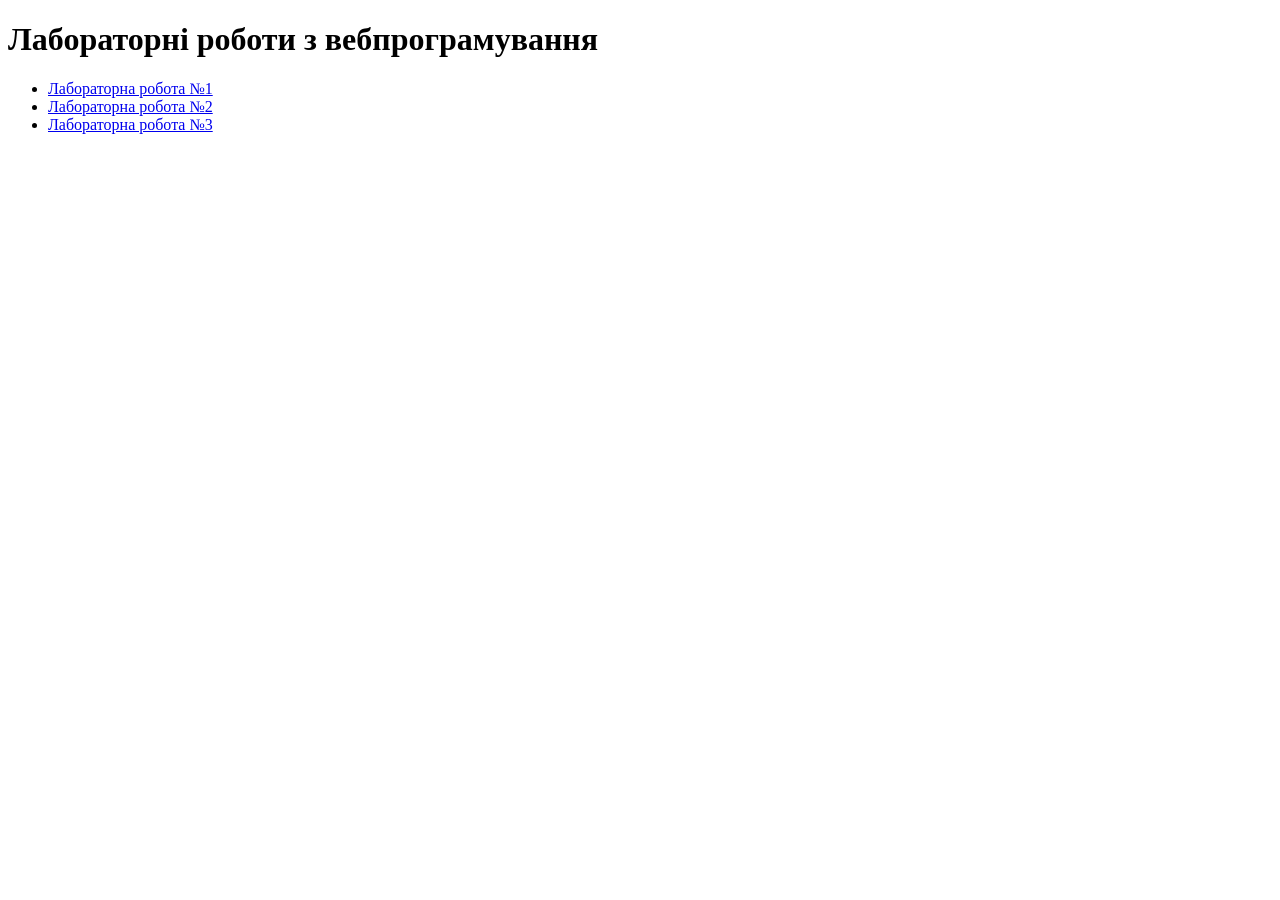
<file: index.html>
<!DOCTYPE html>
<html lang="uk">
<head>
    <meta charset="UTF-8">
    <title>Мої лабораторні роботи</title>
</head>
<body>
    <h1>Лабораторні роботи з вебпрограмування</h1>
    <ul>
        <li><a href="1_laba/index.html">Лабораторна робота №1</a></li>
        <li><a href="2_laba/index.html">Лабораторна робота №2</a></li>
        <li><a href="3_laba/index.html">Лабораторна робота №3</a></li>
    </ul>
</body>
</html>
</file>
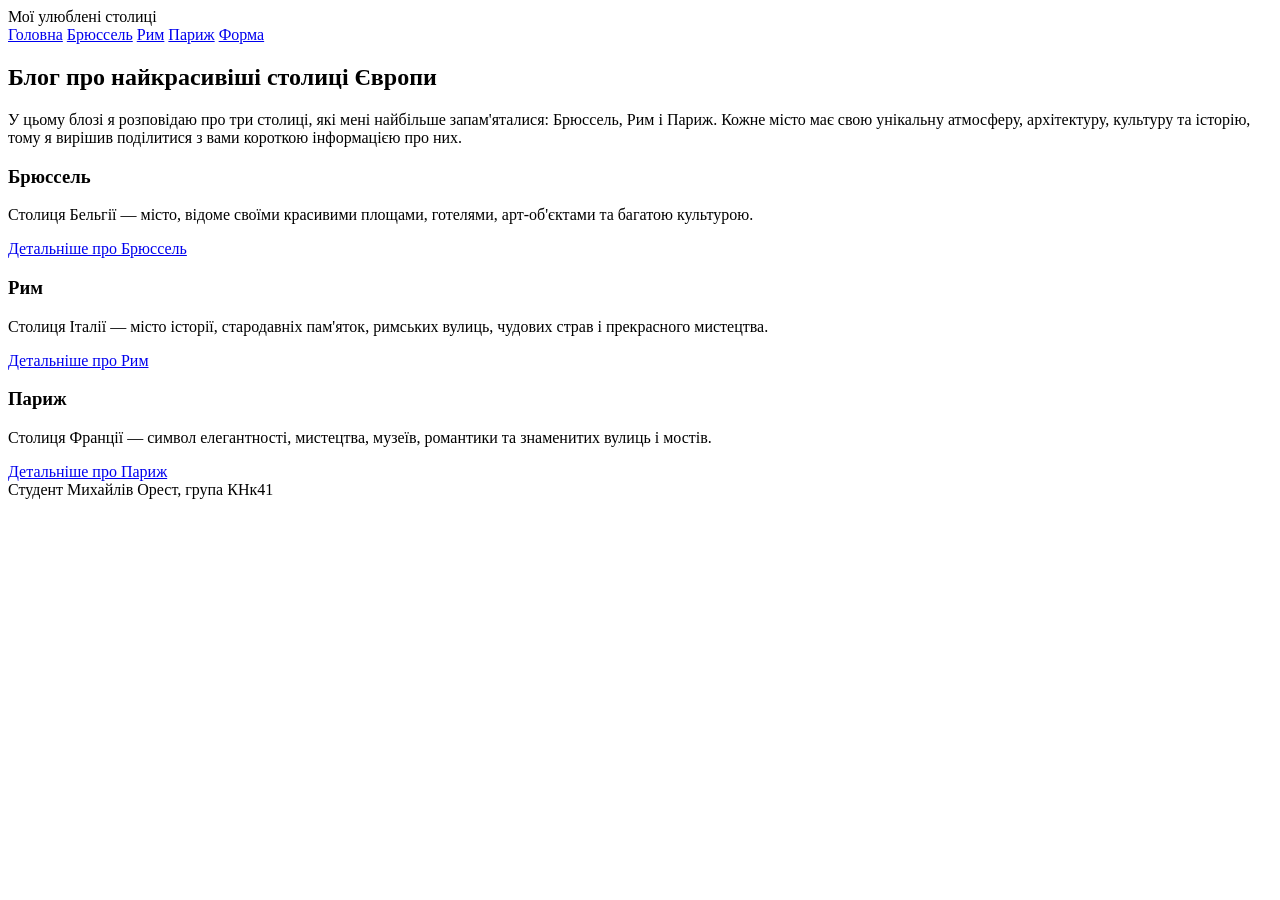
<file: 1_laba/index.html>
<!DOCTYPE html>
<html lang="uk">
  <head>
    <meta charset="UTF-8" />
    <meta name="viewport" content="width=device-width, initial-scale=1.0" />
    <title>Мої улюблені столиці Європи</title>
  </head>
  <body>
    <header>
      <nav>
        <div class="brand">Мої улюблені столиці</div>
        <div class="menu">
          <a href="index.html">Головна</a>
          <a href="city-1.html">Брюссель</a>
          <a href="city-2.html">Рим</a>
          <a href="city-3.html">Париж</a>
          <a href="form.html">Форма</a>
        </div>
      </nav>
    </header>

    <main>
      <section class="intro">
        <h2>Блог про найкрасивіші столиці Європи</h2>
        <p>
          У цьому блозі я розповідаю про три столиці, які мені найбільше запам'яталися:
          Брюссель, Рим і Париж. Кожне місто має свою унікальну атмосферу, архітектуру,
          культуру та історію, тому я вирішив поділитися з вами короткою інформацією про них.
        </p>
      </section>

      <section class="cities">
        <article class="city-card">
          <h3>Брюссель</h3>
          <p>Столиця Бельгії — місто, відоме своїми красивими площами, готелями, арт-об'єктами та багатою культурою.</p>
          <a href="city-1.html">Детальніше про Брюссель</a>
        </article>

        <article class="city-card">
          <h3>Рим</h3>
          <p>Столиця Італії — місто історії, стародавніх пам'яток, римських вулиць, чудових страв і прекрасного мистецтва.</p>
          <a href="city-2.html">Детальніше про Рим</a>
        </article>

        <article class="city-card">
          <h3>Париж</h3>
          <p>Столиця Франції — символ елегантності, мистецтва, музеїв, романтики та знаменитих вулиць і мостів.</p>
          <a href="city-3.html">Детальніше про Париж</a>
        </article>
      </section>
    </main>

    <footer>
      Студент Михайлів Орест, група КНк41
    </footer>
  </body>
</html>
</file>
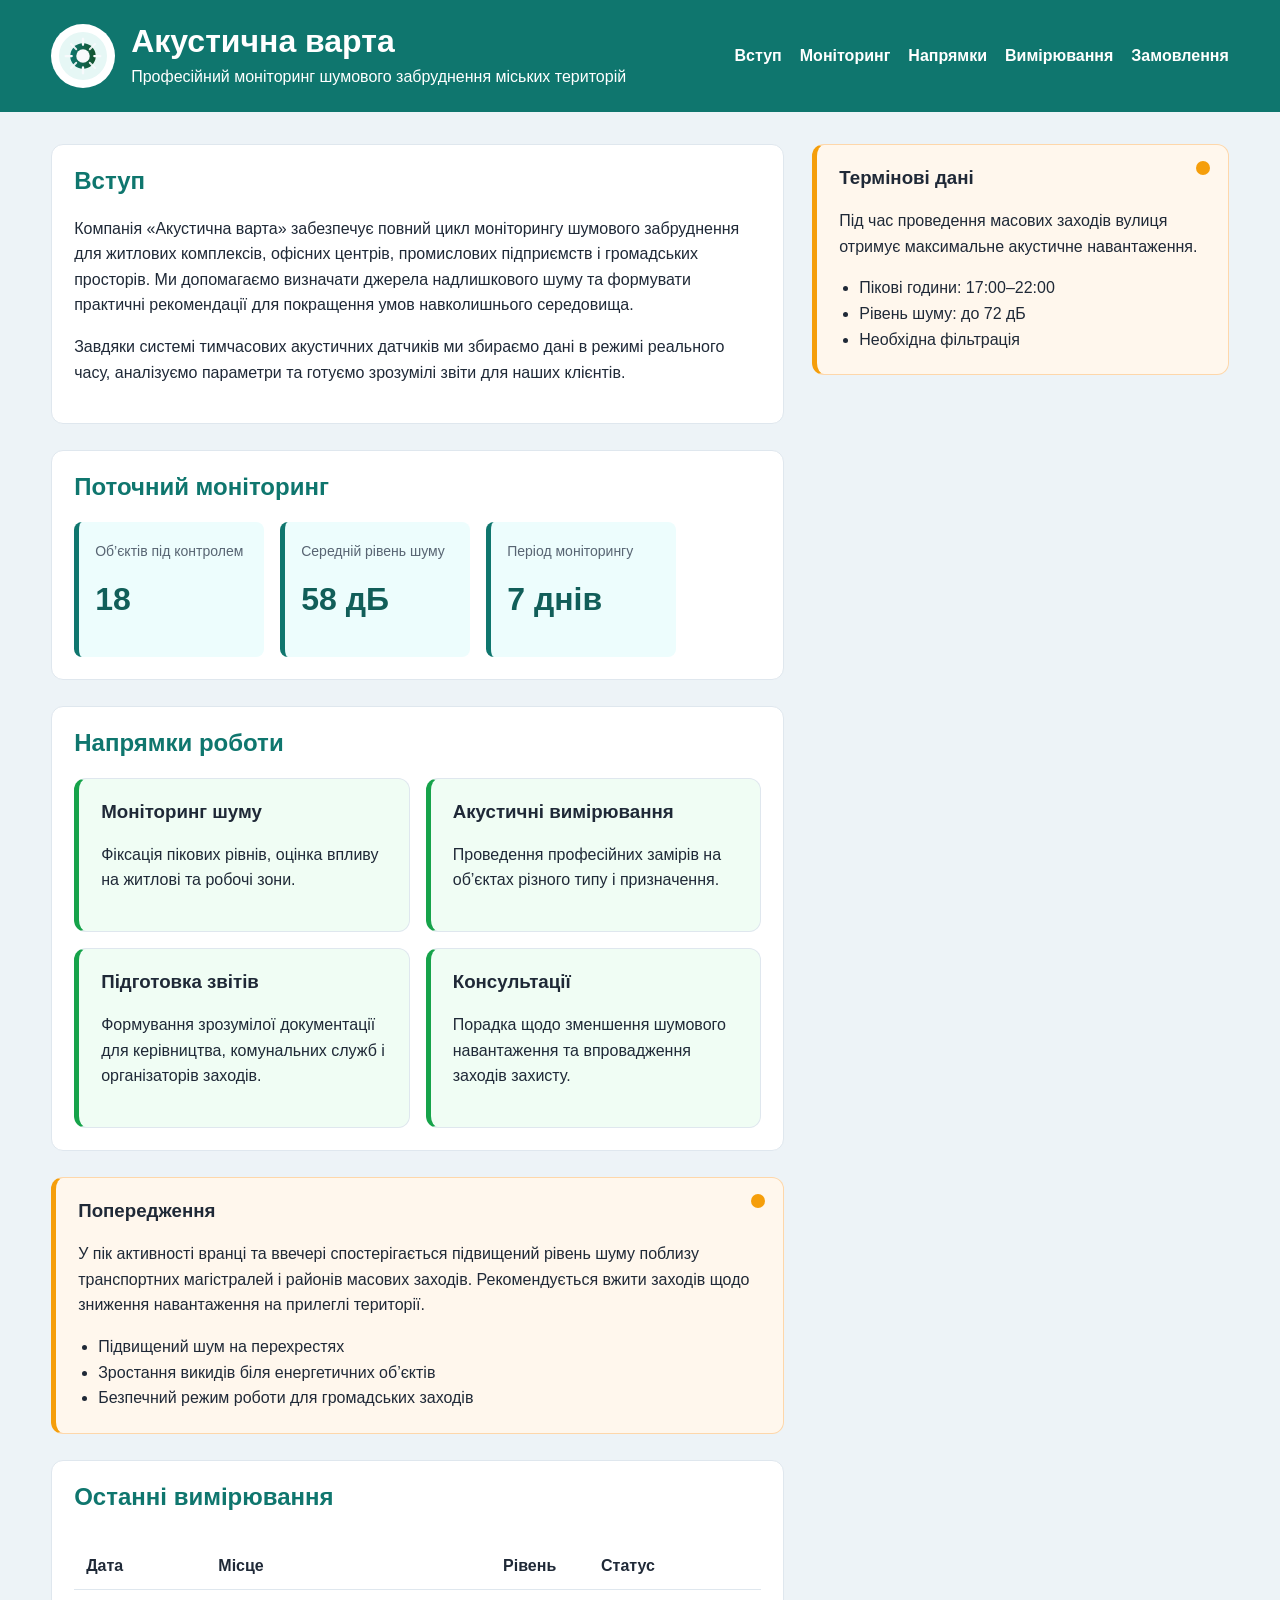
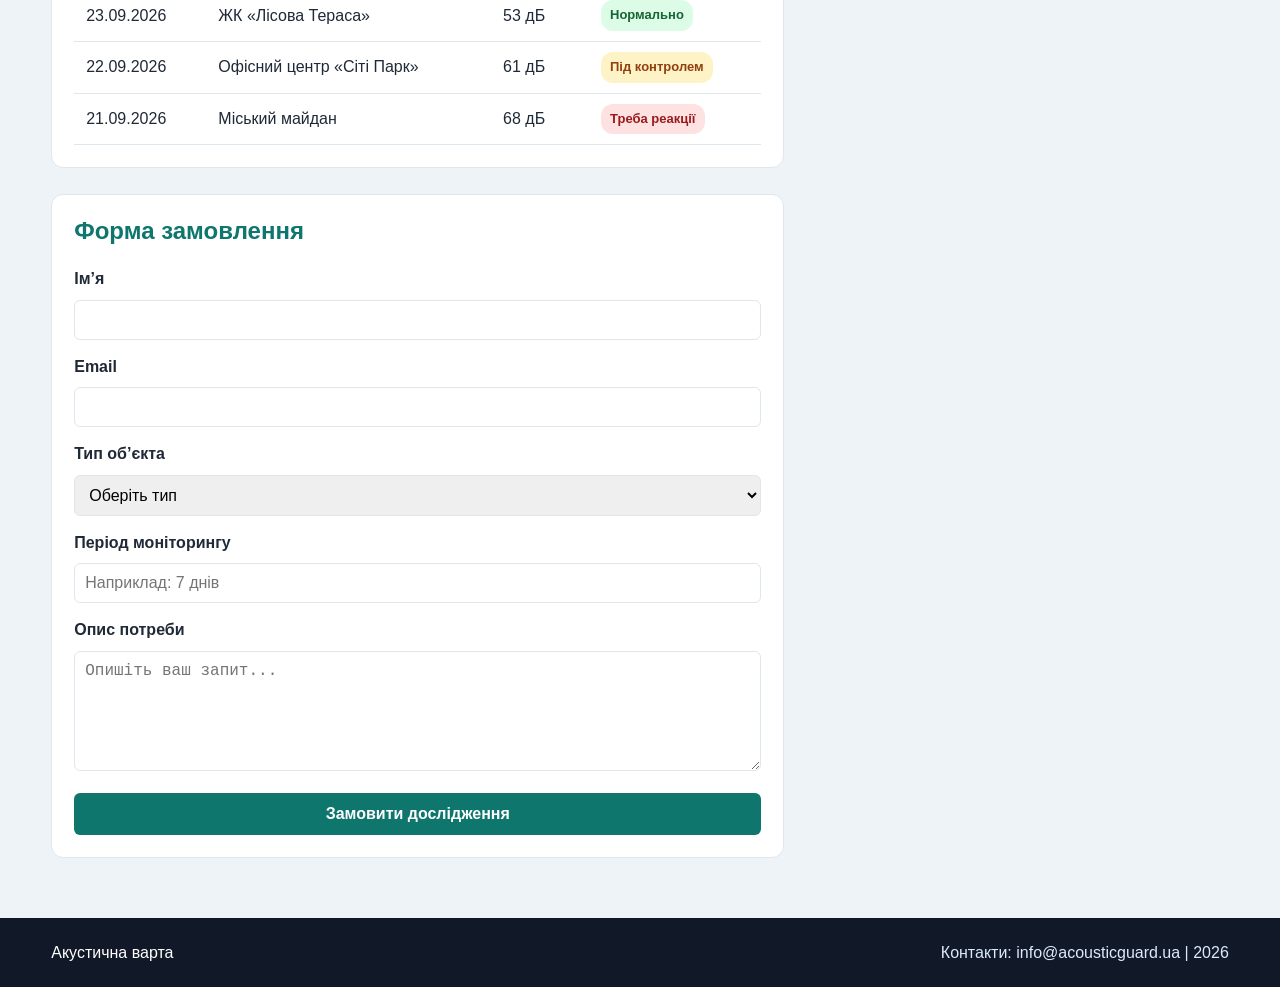
<file: 2_laba/index.html>
<!DOCTYPE html>
<html lang="uk">
  <head>
    <meta charset="UTF-8" />
    <meta name="viewport" content="width=device-width, initial-scale=1.0" />
    <title>Акустична варта</title>
    <link rel="stylesheet" href="css/style.css" />
  </head>
  <body>
    <header class="site-header">
      <div class="container header-row">
        <div class="brand">
          <img src="images/sensor.svg" alt="Іконка датчика шуму" />
          <div>
            <h1>Акустична варта</h1>
            <p class="tagline">Професійний моніторинг шумового забруднення міських територій</p>
          </div>
        </div>

        <nav aria-label="Головна навігація">
          <div class="nav-list">
            <a href="#intro">Вступ</a>
            <a href="#monitoring">Моніторинг</a>
            <a href="#directions">Напрямки</a>
            <a href="#measurements">Вимірювання</a>
            <a href="#order">Замовлення</a>
          </div>
        </nav>
      </div>
    </header>

    <main class="container page-grid">
      <div class="content">
        <section id="intro">
          <h2>Вступ</h2>
          <p class="intro-text">
            Компанія «Акустична варта» забезпечує повний цикл моніторингу шумового забруднення
            для житлових комплексів, офісних центрів, промислових підприємств і громадських
            просторів. Ми допомагаємо визначати джерела надлишкового шуму та формувати
            практичні рекомендації для покращення умов навколишнього середовища.
          </p>
          <p class="intro-text">
            Завдяки системі тимчасових акустичних датчиків ми збираємо дані в режимі реального
            часу, аналізуємо параметри та готуємо зрозумілі звіти для наших клієнтів.
          </p>
        </section>

        <section id="monitoring" title="monitoring">
          <h2>Поточний моніторинг</h2>
          <div class="monitor-grid">
            <div class="stat-card">
              <span class="stat-label">Об’єктів під контролем</span>
              <strong class="stat-value">18</strong>
            </div>
            <div class="stat-card">
              <span class="stat-label">Середній рівень шуму</span>
              <strong class="stat-value">58 дБ</strong>
            </div>
            <div class="stat-card">
              <span class="stat-label">Період моніторингу</span>
              <strong class="stat-value">7 днів</strong>
            </div>
          </div>
        </section>

        <section id="directions">
          <h2>Напрямки роботи</h2>
          <div class="direction-grid">
            <article class="direction-card">
              <h3>Моніторинг шуму</h3>
              <p>Фіксація пікових рівнів, оцінка впливу на житлові та робочі зони.</p>
            </article>
            <article class="direction-card">
              <h3>Акустичні вимірювання</h3>
              <p>Проведення професійних замірів на об’єктах різного типу і призначення.</p>
            </article>
            <article class="direction-card">
              <h3>Підготовка звітів</h3>
              <p>Формування зрозумілої документації для керівництва, комунальних служб і організаторів заходів.</p>
            </article>
            <article class="direction-card">
              <h3>Консультації</h3>
              <p>Порадка щодо зменшення шумового навантаження та впровадження заходів захисту.</p>
            </article>
          </div>
        </section>

        <aside class="warning-box" id="warning">
          <div class="warning-badge" aria-hidden="true"></div>
          <h3>Попередження</h3>
          <p>
            У пік активності вранці та ввечері спостерігається підвищений рівень шуму поблизу
            транспортних магістралей і районів масових заходів. Рекомендується вжити заходів
            щодо зниження навантаження на прилеглі території.
          </p>
          <ul class="warning-list">
            <li>Підвищений шум на перехрестях</li>
            <li>Зростання викидів біля енергетичних об’єктів</li>
            <li>Безпечний режим роботи для громадських заходів</li>
          </ul>
        </aside>

        <section id="measurements">
          <h2>Останні вимірювання</h2>
          <div class="table-wrap">
            <table class="measurements-table">
              <thead>
                <tr>
                  <th>Дата</th>
                  <th>Місце</th>
                  <th>Рівень</th>
                  <th>Статус</th>
                </tr>
              </thead>
              <tbody>
                <tr>
                  <td>23.09.2026</td>
                  <td>ЖК «Лісова Тераса»</td>
                  <td>53 дБ</td>
                  <td><span class="status-tag" data-status="normal">Нормально</span></td>
                </tr>
                <tr>
                  <td>22.09.2026</td>
                  <td>Офісний центр «Сіті Парк»</td>
                  <td>61 дБ</td>
                  <td><span class="status-tag" data-status="warning">Під контролем</span></td>
                </tr>
                <tr>
                  <td>21.09.2026</td>
                  <td>Міський майдан</td>
                  <td>68 дБ</td>
                  <td><span class="status-tag" data-status="alert">Треба реакції</span></td>
                </tr>
              </tbody>
            </table>
          </div>
        </section>

        <section id="order">
          <h2>Форма замовлення</h2>
          <form class="order-form">
            <div>
              <label for="name">Ім’я</label>
              <input type="text" id="name" name="name" required />
            </div>

            <div>
              <label for="email">Email</label>
              <input type="email" id="email" name="email" required />
            </div>

            <div>
              <label for="object-type">Тип об’єкта</label>
              <select id="object-type" name="object-type" required>
                <option value="">Оберіть тип</option>
                <option value="apartment">Житловий комплекс</option>
                <option value="office">Офісний центр</option>
                <option value="enterprise">Підприємство</option>
                <option value="event">Міський захід</option>
              </select>
            </div>

            <div>
              <label for="period">Період моніторингу</label>
              <input type="text" id="period" name="period" placeholder="Наприклад: 7 днів" />
            </div>

            <div>
              <label for="description">Опис потреби</label>
              <textarea id="description" name="description" placeholder="Опишіть ваш запит..."></textarea>
            </div>

            <button type="submit">Замовити дослідження</button>
          </form>
        </section>
      </div>

      <aside class="warning-box">
        <div class="warning-badge" aria-hidden="true"></div>
        <h3>Термінові дані</h3>
        <p>Під час проведення масових заходів вулиця отримує максимальне акустичне навантаження.</p>
        <ul class="warning-list">
          <li>Пікові години: 17:00–22:00</li>
          <li>Рівень шуму: до 72 дБ</li>
          <li>Необхідна фільтрація</li>
        </ul>
      </aside>
    </main>

    <footer class="site-footer">
      <div class="container footer-content">
        <span>Акустична варта</span>
        <span class="footer-contact">Контакти: info@acousticguard.ua | 2026</span>
      </div>
    </footer>
  </body>
</html>
</file>
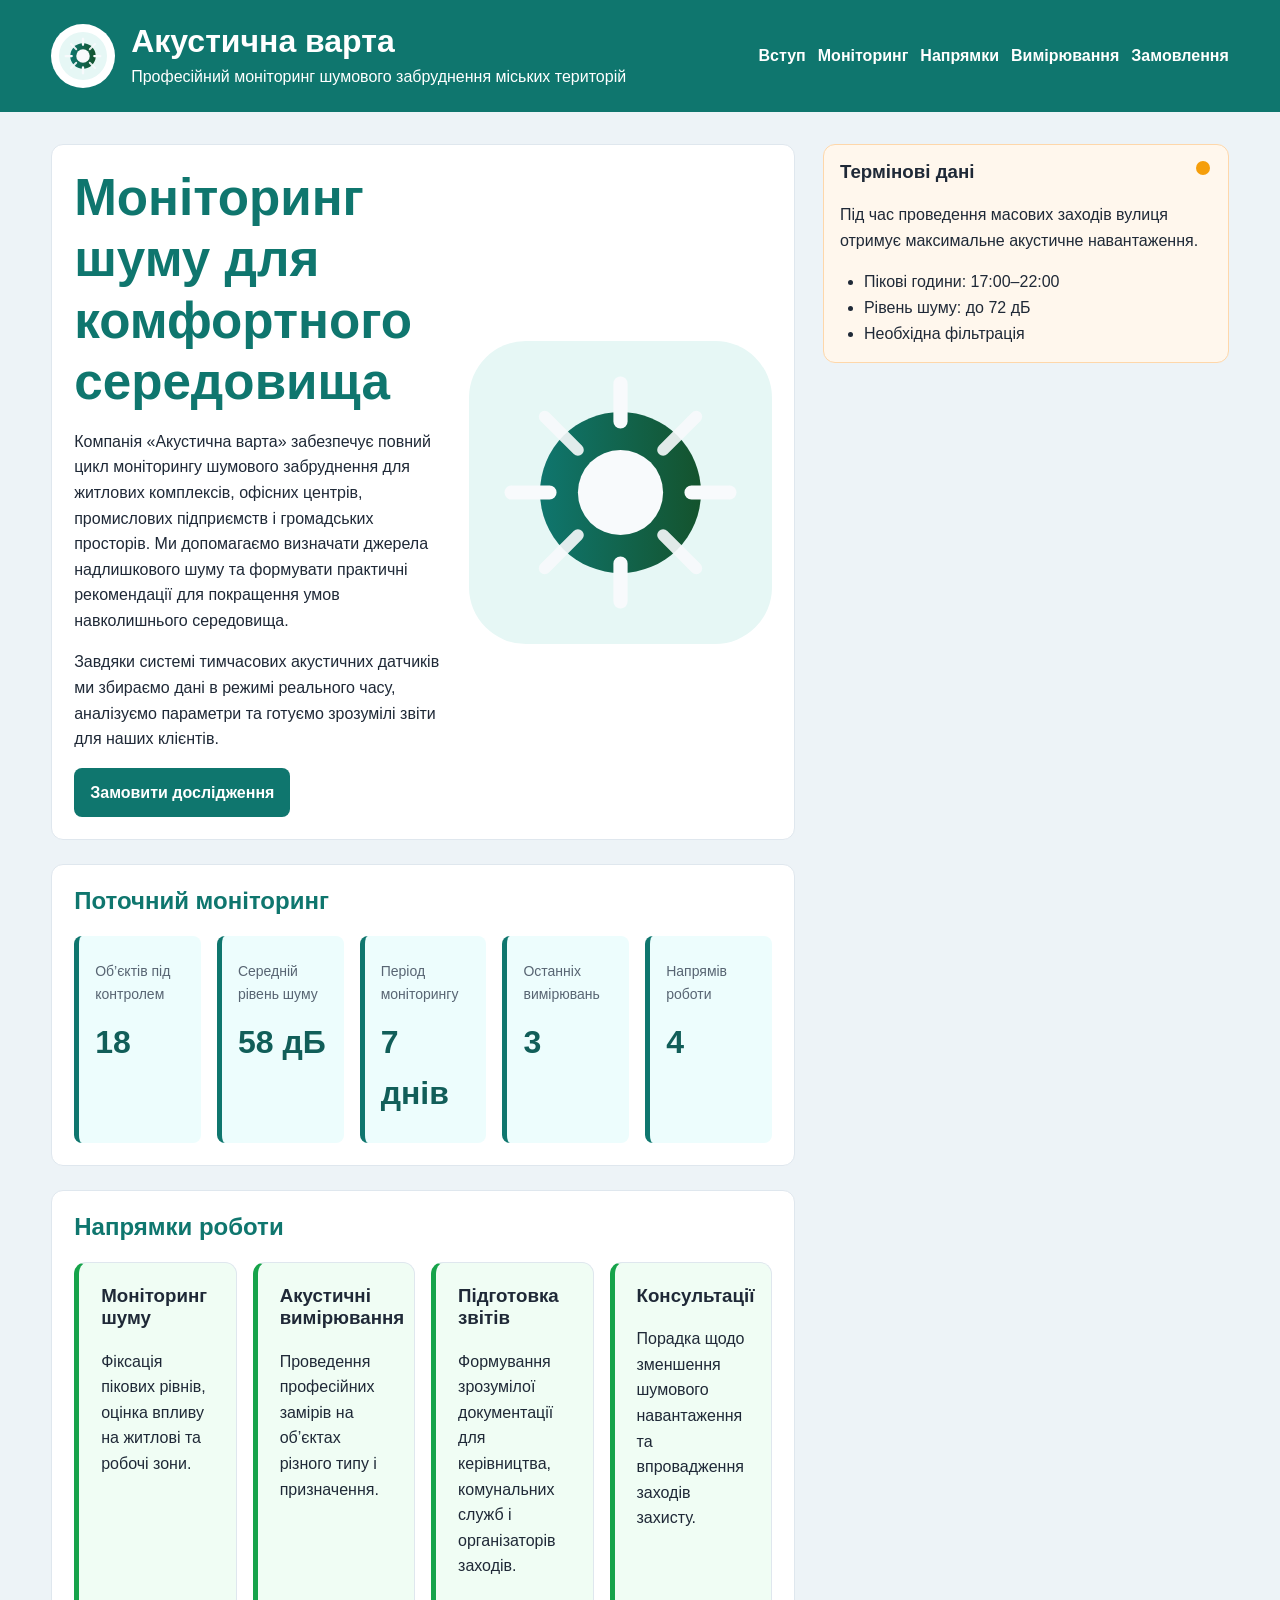
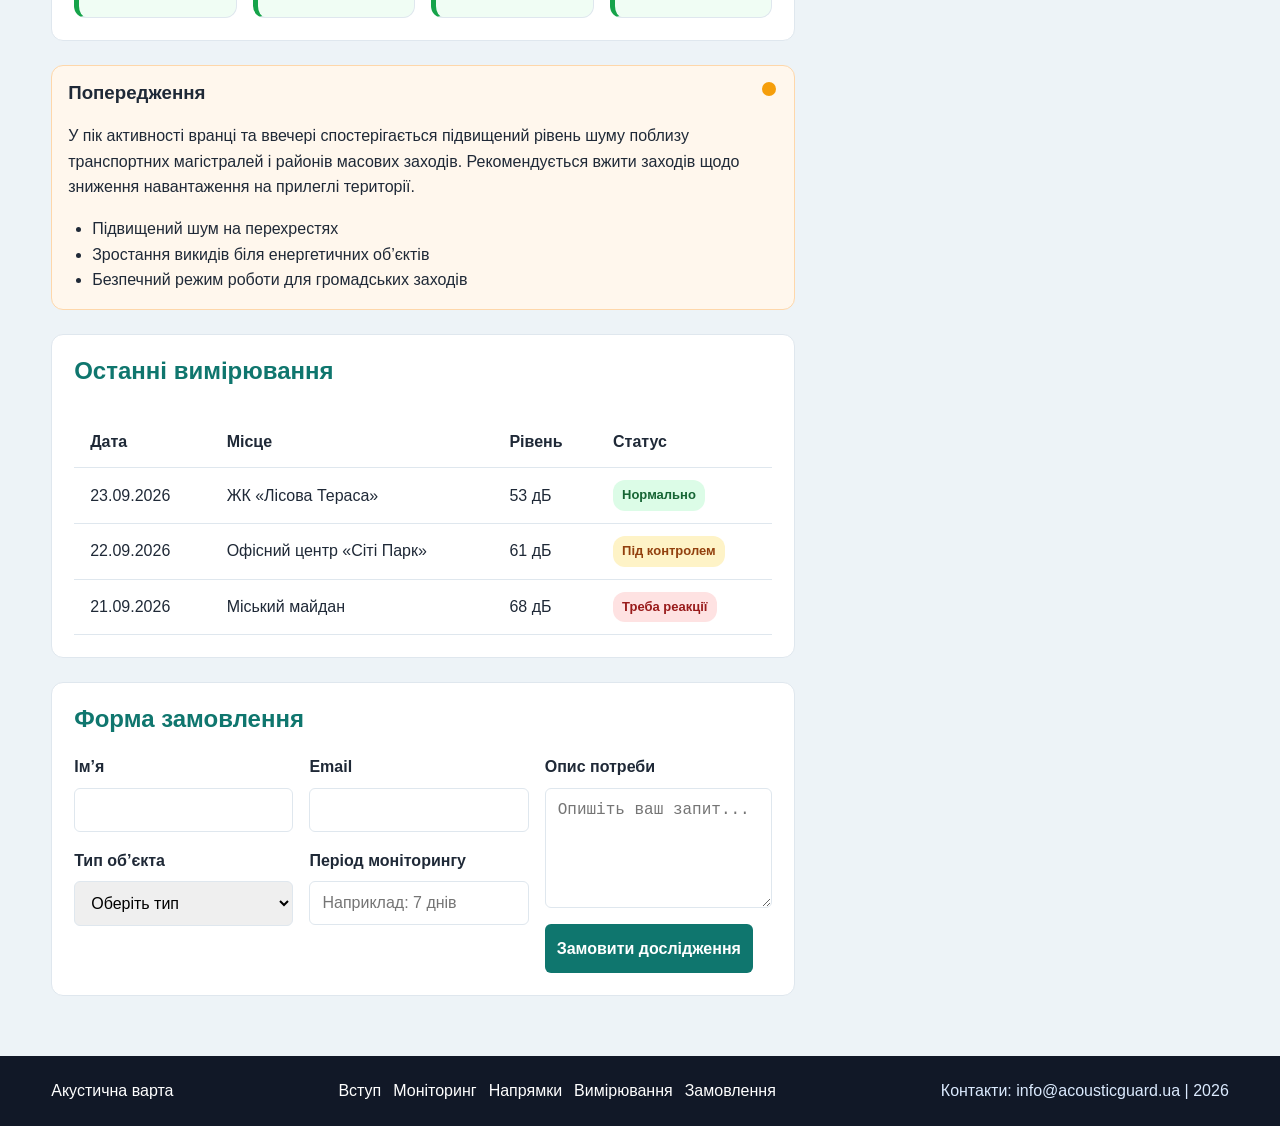
<file: 3_laba/index.html>
<!DOCTYPE html>
<html lang="uk">
  <head>
    <meta charset="UTF-8" />
    <meta name="viewport" content="width=device-width, initial-scale=1.0" />
    <title>Акустична варта</title>
    <link rel="stylesheet" href="css/main.css" />
  </head>
  <body>
    <header class="site-header">
      <div class="container header-row">
        <div class="brand">
          <img src="assets/images/sensor.svg" alt="Іконка датчика шуму" />
          <div>
            <h1>Акустична варта</h1>
            <p class="tagline">Професійний моніторинг шумового забруднення міських територій</p>
          </div>
        </div>

        <nav aria-label="Головна навігація">
          <div class="nav-list">
            <a href="#intro">Вступ</a>
            <a href="#monitoring">Моніторинг</a>
            <a href="#directions">Напрямки</a>
            <a href="#measurements">Вимірювання</a>
            <a href="#order">Замовлення</a>
          </div>
        </nav>
      </div>
    </header>

    <main class="container page-grid">
      <div class="content">
        <section id="intro" class="hero">
          <div class="hero__content">
            <h2>Моніторинг шуму для комфортного середовища</h2>
            <p class="intro-text">
              Компанія «Акустична варта» забезпечує повний цикл моніторингу шумового забруднення
              для житлових комплексів, офісних центрів, промислових підприємств і громадських
              просторів. Ми допомагаємо визначати джерела надлишкового шуму та формувати
              практичні рекомендації для покращення умов навколишнього середовища.
            </p>
            <p class="intro-text">
              Завдяки системі тимчасових акустичних датчиків ми збираємо дані в режимі реального
              часу, аналізуємо параметри та готуємо зрозумілі звіти для наших клієнтів.
            </p>
            <a class="button" href="#order">Замовити дослідження</a>
          </div>
          <div class="hero__image">
            <img src="assets/images/sensor.svg" alt="Ілюстрація акустичного сенсора" />
          </div>
        </section>

        <section id="monitoring" title="monitoring">
          <h2>Поточний моніторинг</h2>
          <div class="monitor-grid">
            <div class="stat-card">
              <span class="stat-label">Об’єктів під контролем</span>
              <strong class="stat-value">18</strong>
            </div>
            <div class="stat-card">
              <span class="stat-label">Середній рівень шуму</span>
              <strong class="stat-value">58 дБ</strong>
            </div>
            <div class="stat-card">
              <span class="stat-label">Період моніторингу</span>
              <strong class="stat-value">7 днів</strong>
            </div>
            <div class="stat-card">
              <span class="stat-label">Останніх вимірювань</span>
              <strong class="stat-value">3</strong>
            </div>
            <div class="stat-card">
              <span class="stat-label">Напрямів роботи</span>
              <strong class="stat-value">4</strong>
            </div>
          </div>
        </section>

        <section id="directions">
          <h2>Напрямки роботи</h2>
          <div class="direction-grid">
            <article class="direction-card">
              <h3>Моніторинг шуму</h3>
              <p>Фіксація пікових рівнів, оцінка впливу на житлові та робочі зони.</p>
            </article>
            <article class="direction-card">
              <h3>Акустичні вимірювання</h3>
              <p>Проведення професійних замірів на об’єктах різного типу і призначення.</p>
            </article>
            <article class="direction-card">
              <h3>Підготовка звітів</h3>
              <p>Формування зрозумілої документації для керівництва, комунальних служб і організаторів заходів.</p>
            </article>
            <article class="direction-card">
              <h3>Консультації</h3>
              <p>Порадка щодо зменшення шумового навантаження та впровадження заходів захисту.</p>
            </article>
          </div>
        </section>

        <aside class="warning-box" id="warning">
          <div class="warning-badge" aria-hidden="true"></div>
          <h3>Попередження</h3>
          <p>
            У пік активності вранці та ввечері спостерігається підвищений рівень шуму поблизу
            транспортних магістралей і районів масових заходів. Рекомендується вжити заходів
            щодо зниження навантаження на прилеглі території.
          </p>
          <ul class="warning-list">
            <li>Підвищений шум на перехрестях</li>
            <li>Зростання викидів біля енергетичних об’єктів</li>
            <li>Безпечний режим роботи для громадських заходів</li>
          </ul>
        </aside>

        <section id="measurements">
          <h2>Останні вимірювання</h2>
          <div class="table-wrap">
            <table class="measurements-table">
              <thead>
                <tr>
                  <th>Дата</th>
                  <th>Місце</th>
                  <th>Рівень</th>
                  <th>Статус</th>
                </tr>
              </thead>
              <tbody>
                <tr>
                  <td>23.09.2026</td>
                  <td>ЖК «Лісова Тераса»</td>
                  <td>53 дБ</td>
                  <td><span class="status-tag" data-status="normal">Нормально</span></td>
                </tr>
                <tr>
                  <td>22.09.2026</td>
                  <td>Офісний центр «Сіті Парк»</td>
                  <td>61 дБ</td>
                  <td><span class="status-tag" data-status="warning">Під контролем</span></td>
                </tr>
                <tr>
                  <td>21.09.2026</td>
                  <td>Міський майдан</td>
                  <td>68 дБ</td>
                  <td><span class="status-tag" data-status="alert">Треба реакції</span></td>
                </tr>
              </tbody>
            </table>
          </div>
        </section>

        <section id="order">
          <h2>Форма замовлення</h2>
          <form class="order-form">
            <div class="form__fields">
              <div>
                <label for="name">Ім’я</label>
                <input type="text" id="name" name="name" required />
              </div>

              <div>
                <label for="email">Email</label>
                <input type="email" id="email" name="email" required />
              </div>

              <div>
                <label for="object-type">Тип об’єкта</label>
                <select id="object-type" name="object-type" required>
                  <option value="">Оберіть тип</option>
                  <option value="apartment">Житловий комплекс</option>
                  <option value="office">Офісний центр</option>
                  <option value="enterprise">Підприємство</option>
                  <option value="event">Міський захід</option>
                </select>
              </div>

              <div>
                <label for="period">Період моніторингу</label>
                <input type="text" id="period" name="period" placeholder="Наприклад: 7 днів" />
              </div>
            </div>

            <div class="form__description">
              <label for="description">Опис потреби</label>
              <textarea id="description" name="description" placeholder="Опишіть ваш запит..."></textarea>
              <button type="submit">Замовити дослідження</button>
            </div>
          </form>
        </section>
      </div>

      <aside class="warning-box">
        <div class="warning-badge" aria-hidden="true"></div>
        <h3>Термінові дані</h3>
        <p>Під час проведення масових заходів вулиця отримує максимальне акустичне навантаження.</p>
        <ul class="warning-list">
          <li>Пікові години: 17:00–22:00</li>
          <li>Рівень шуму: до 72 дБ</li>
          <li>Необхідна фільтрація</li>
        </ul>
      </aside>
    </main>

    <footer class="site-footer">
      <div class="container footer-content">
        <span>Акустична варта</span>
        <nav class="footer-nav" aria-label="Навігація в нижній частині сторінки">
          <a href="#intro">Вступ</a>
          <a href="#monitoring">Моніторинг</a>
          <a href="#directions">Напрямки</a>
          <a href="#measurements">Вимірювання</a>
          <a href="#order">Замовлення</a>
        </nav>
        <span class="footer-contact">Контакти: info@acousticguard.ua | 2026</span>
      </div>
    </footer>
  </body>
</html>
</file>
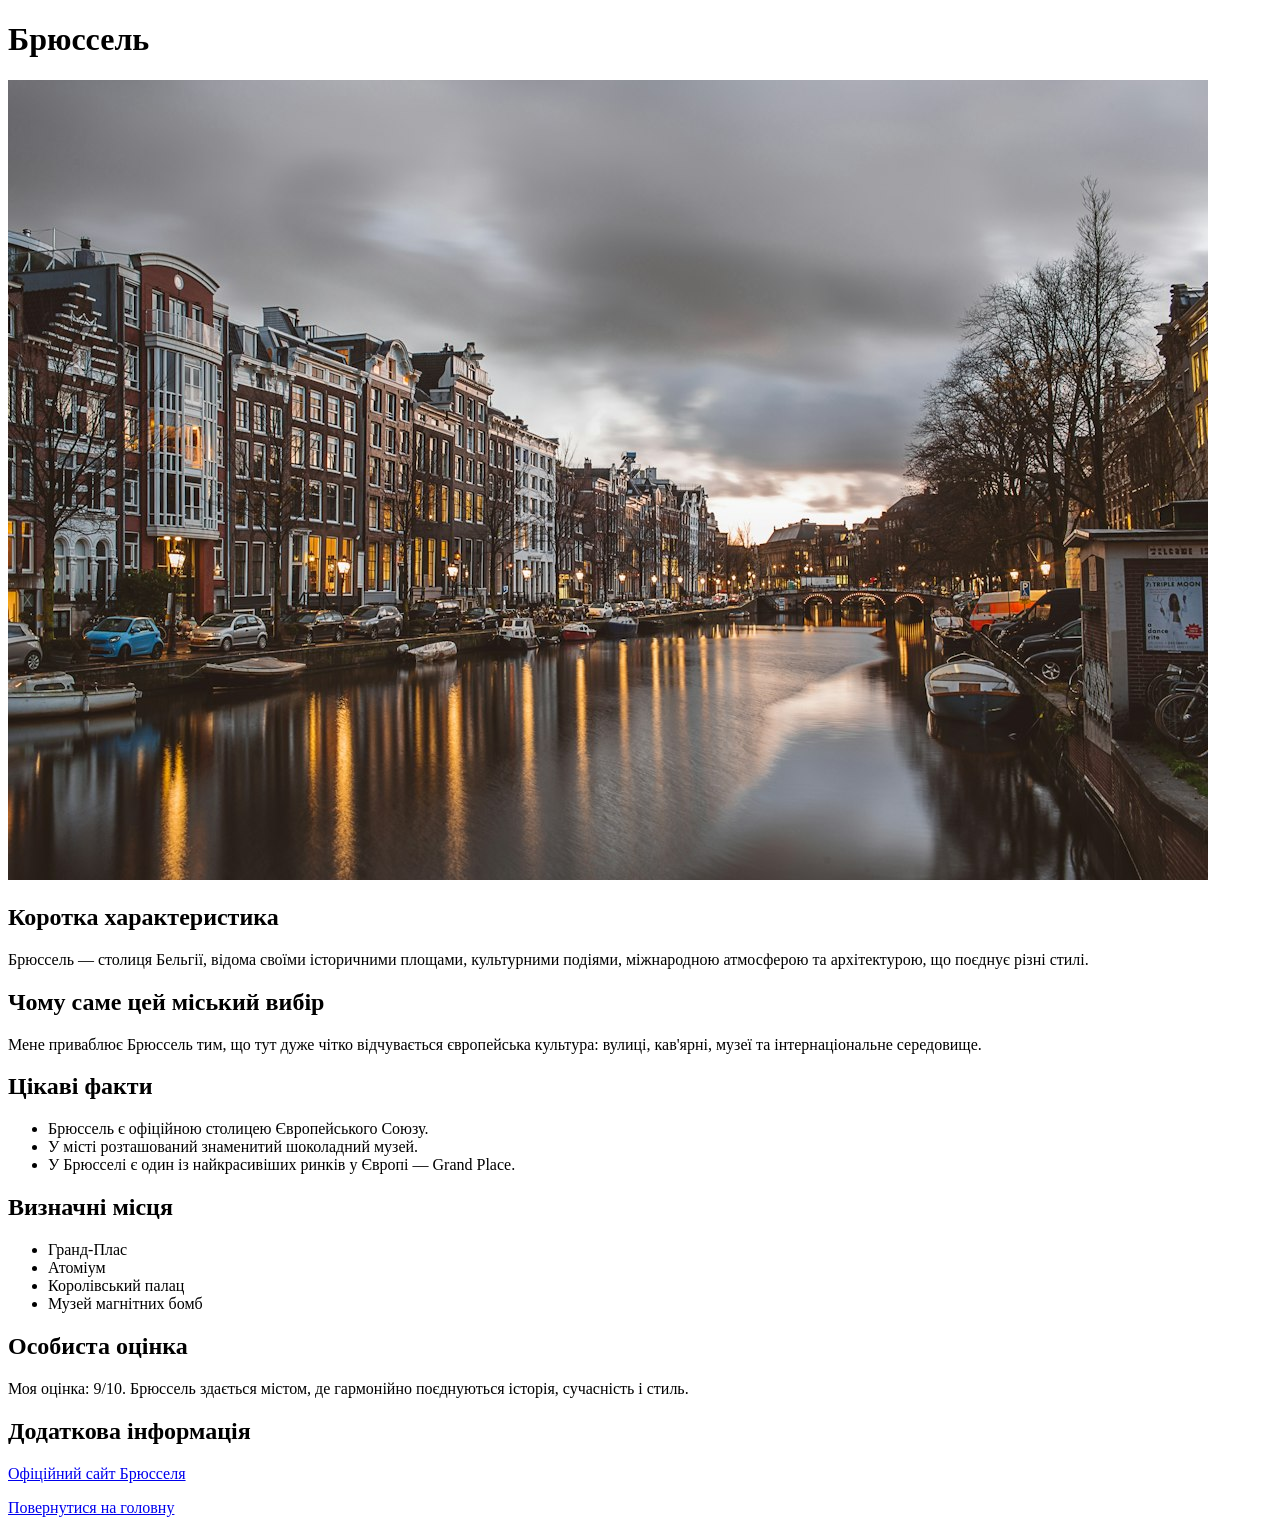
<file: 1_laba/city-1.html>
<!DOCTYPE html>
<html lang="uk">
  <head>
    <meta charset="UTF-8" />
    <meta name="viewport" content="width=device-width, initial-scale=1.0" />
    <title>Брюссель</title>
  </head>
  <body>
    <div class="container">
      <div class="card">
        <h1>Брюссель</h1>
        <img src="images/brussel.jpg" alt="Брюссель" />

        <h2>Коротка характеристика</h2>
        <p>Брюссель — столиця Бельгії, відома своїми історичними площами, культурними подіями, міжнародною атмосферою та архітектурою, що поєднує різні стилі.</p>

        <h2>Чому саме цей міський вибір</h2>
        <p>Мене приваблює Брюссель тим, що тут дуже чітко відчувається європейська культура: вулиці, кав'ярні, музеї та інтернаціональне середовище.</p>

        <h2>Цікаві факти</h2>
        <ul>
          <li>Брюссель є офіційною столицею Європейського Союзу.</li>
          <li>У місті розташований знаменитий шоколадний музей.</li>
          <li>У Брюсселі є один із найкрасивіших ринків у Європі — Grand Place.</li>
        </ul>

        <h2>Визначні місця</h2>
        <ul>
          <li>Гранд-Плас</li>
          <li>Атоміум</li>
          <li>Королівський палац</li>
          <li>Музей магнітних бомб</li>
        </ul>

        <h2>Особиста оцінка</h2>
        <p>Моя оцінка: 9/10. Брюссель здається містом, де гармонійно поєднуються історія, сучасність і стиль.</p>

        <h2>Додаткова інформація</h2>
        <p><a href="https://www.visit.brussels/" target="_blank" rel="noopener">Офіційний сайт Брюсселя</a></p>

        <p><a href="index.html">Повернутися на головну</a></p>
      </div>
    </div>
  </body>
</html>
</file>
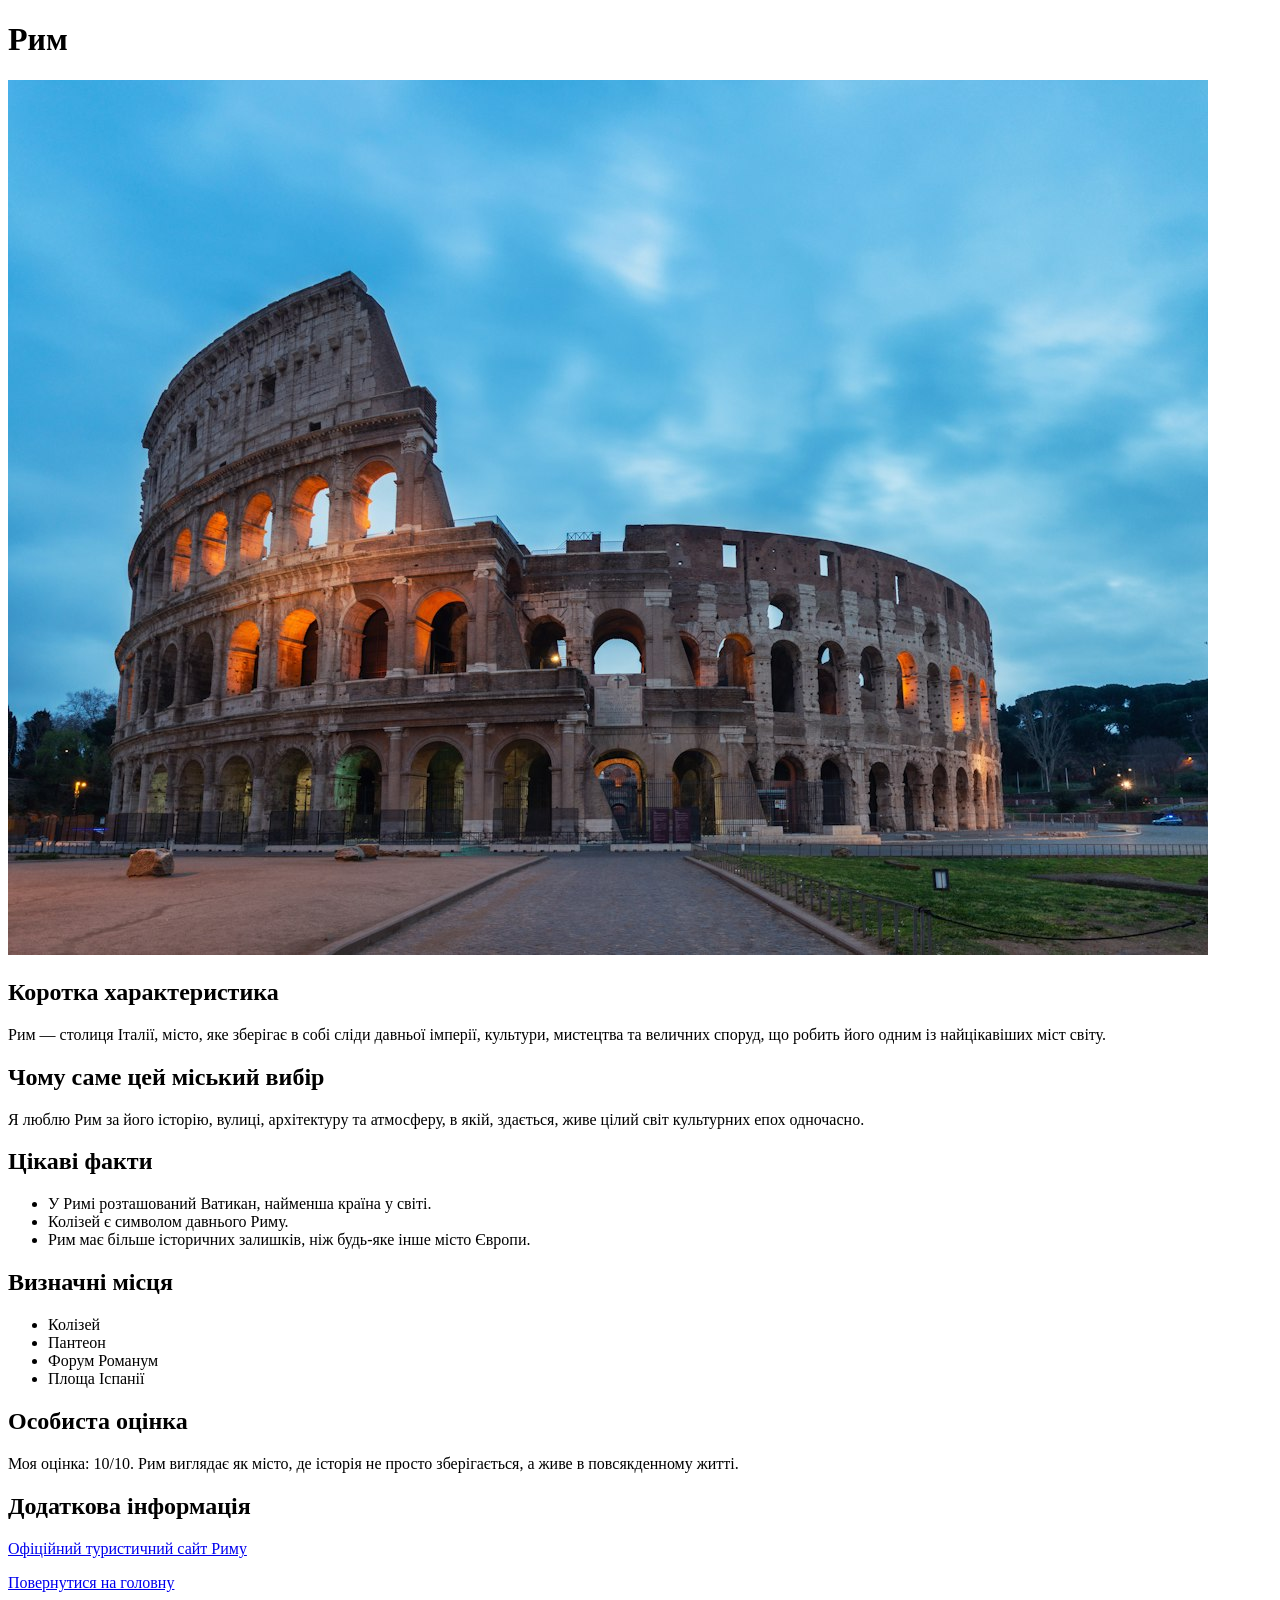
<file: 1_laba/city-2.html>
<!DOCTYPE html>
<html lang="uk">
  <head>
    <meta charset="UTF-8" />
    <meta name="viewport" content="width=device-width, initial-scale=1.0" />
    <title>Рим</title>
  </head>
  <body>
    <div class="container">
      <div class="card">
        <h1>Рим</h1>
        <img src="images/rome.jpg" alt="Рим" />

        <h2>Коротка характеристика</h2>
        <p>Рим — столиця Італії, місто, яке зберігає в собі сліди давньої імперії, культури, мистецтва та величних споруд, що робить його одним із найцікавіших міст світу.</p>

        <h2>Чому саме цей міський вибір</h2>
        <p>Я люблю Рим за його історію, вулиці, архітектуру та атмосферу, в якій, здається, живе цілий світ культурних епох одночасно.</p>

        <h2>Цікаві факти</h2>
        <ul>
          <li>У Римі розташований Ватикан, найменша країна у світі.</li>
          <li>Колізей є символом давнього Риму.</li>
          <li>Рим має більше історичних залишків, ніж будь-яке інше місто Європи.</li>
        </ul>

        <h2>Визначні місця</h2>
        <ul>
          <li>Колізей</li>
          <li>Пантеон</li>
          <li>Форум Романум</li>
          <li>Площа Іспанії</li>
        </ul>

        <h2>Особиста оцінка</h2>
        <p>Моя оцінка: 10/10. Рим виглядає як місто, де історія не просто зберігається, а живе в повсякденному житті.</p>

        <h2>Додаткова інформація</h2>
        <p><a href="https://www.turismoroma.it/en" target="_blank" rel="noopener">Офіційний туристичний сайт Риму</a></p>

        <p><a href="index.html">Повернутися на головну</a></p>
      </div>
    </div>
  </body>
</html>
</file>
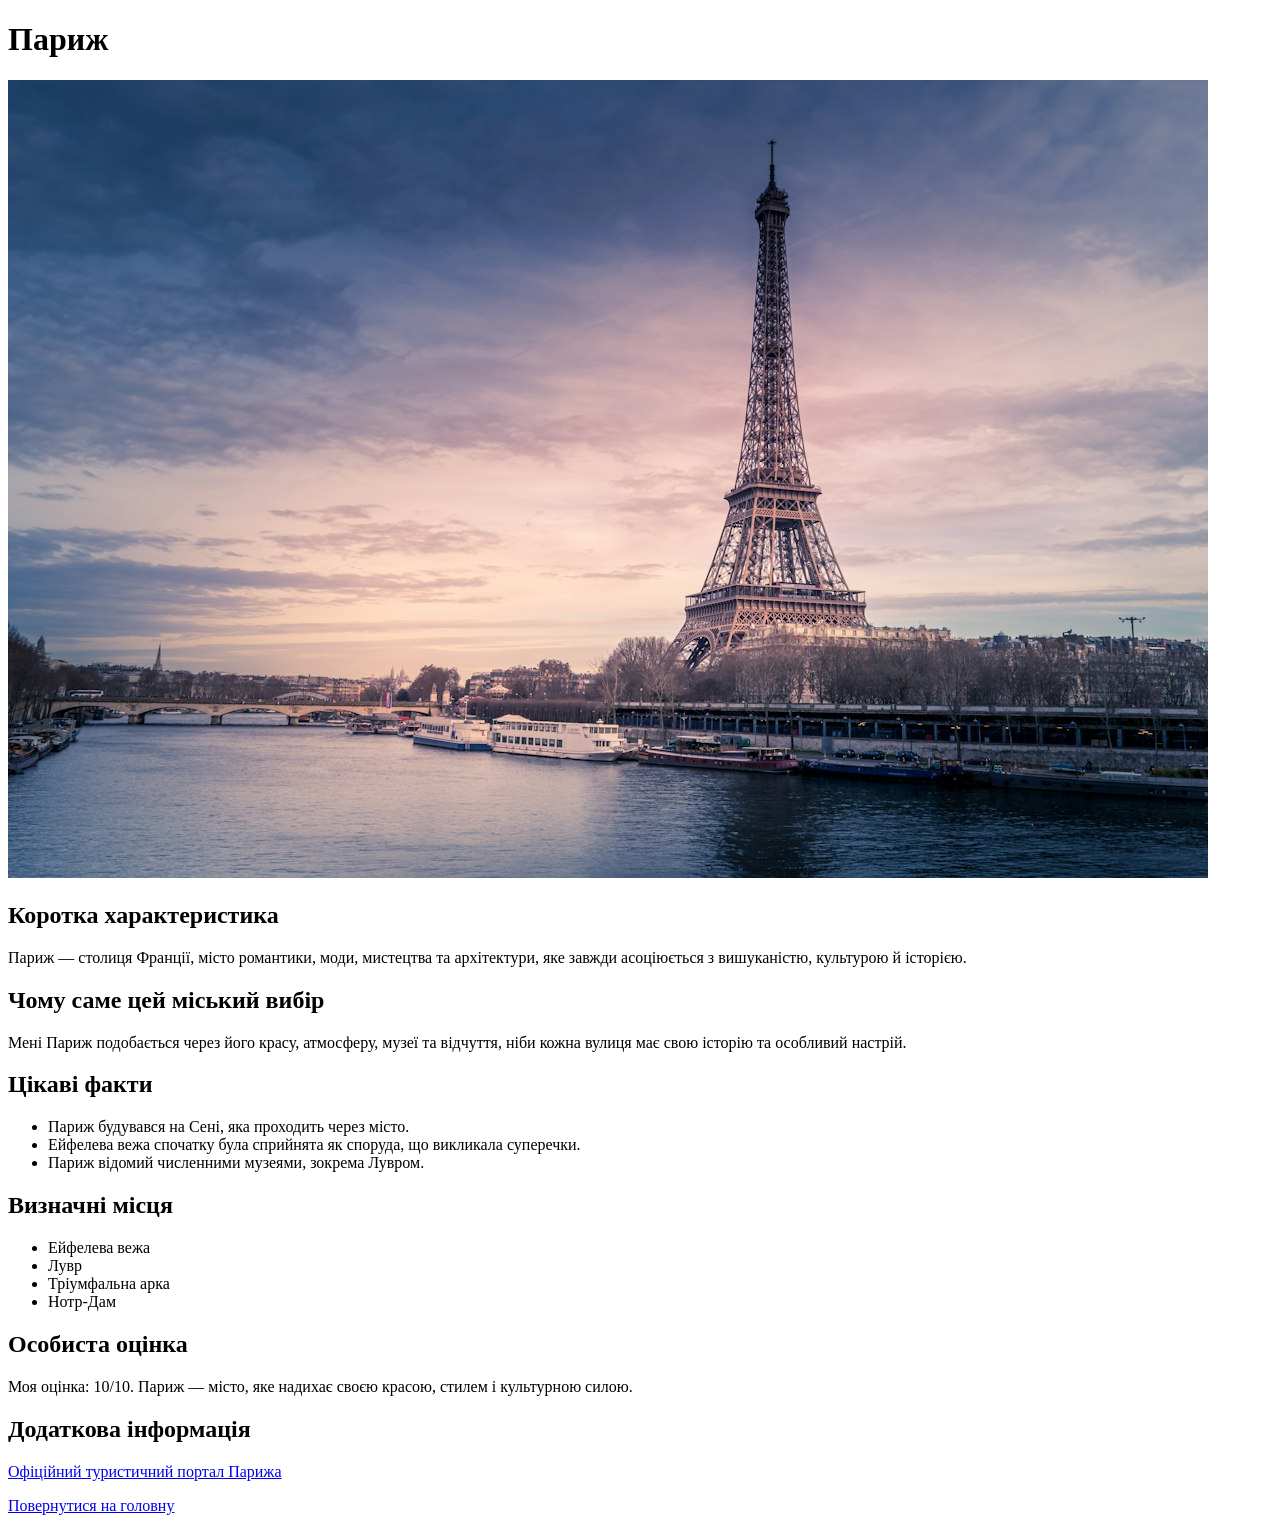
<file: 1_laba/city-3.html>
<!DOCTYPE html>
<html lang="uk">
  <head>
    <meta charset="UTF-8" />
    <meta name="viewport" content="width=device-width, initial-scale=1.0" />
    <title>Париж</title>
  </head>
  <body>
    <div class="container">
      <div class="card">
        <h1>Париж</h1>
        <img src="images/paris.jpg" alt="Париж" />

        <h2>Коротка характеристика</h2>
        <p>Париж — столиця Франції, місто романтики, моди, мистецтва та архітектури, яке завжди асоціюється з вишуканістю, культурою й історією.</p>

        <h2>Чому саме цей міський вибір</h2>
        <p>Мені Париж подобається через його красу, атмосферу, музеї та відчуття, ніби кожна вулиця має свою історію та особливий настрій.</p>

        <h2>Цікаві факти</h2>
        <ul>
          <li>Париж будувався на Сені, яка проходить через місто.</li>
          <li>Ейфелева вежа спочатку була сприйнята як споруда, що викликала суперечки.</li>
          <li>Париж відомий численними музеями, зокрема Лувром.</li>
        </ul>

        <h2>Визначні місця</h2>
        <ul>
          <li>Ейфелева вежа</li>
          <li>Лувр</li>
          <li>Тріумфальна арка</li>
          <li>Нотр-Дам</li>
        </ul>

        <h2>Особиста оцінка</h2>
        <p>Моя оцінка: 10/10. Париж — місто, яке надихає своєю красою, стилем і культурною силою.</p>

        <h2>Додаткова інформація</h2>
        <p><a href="https://www.parisinfo.com/" target="_blank" rel="noopener">Офіційний туристичний портал Парижа</a></p>

        <p><a href="index.html">Повернутися на головну</a></p>
      </div>
    </div>
  </body>
</html>
</file>
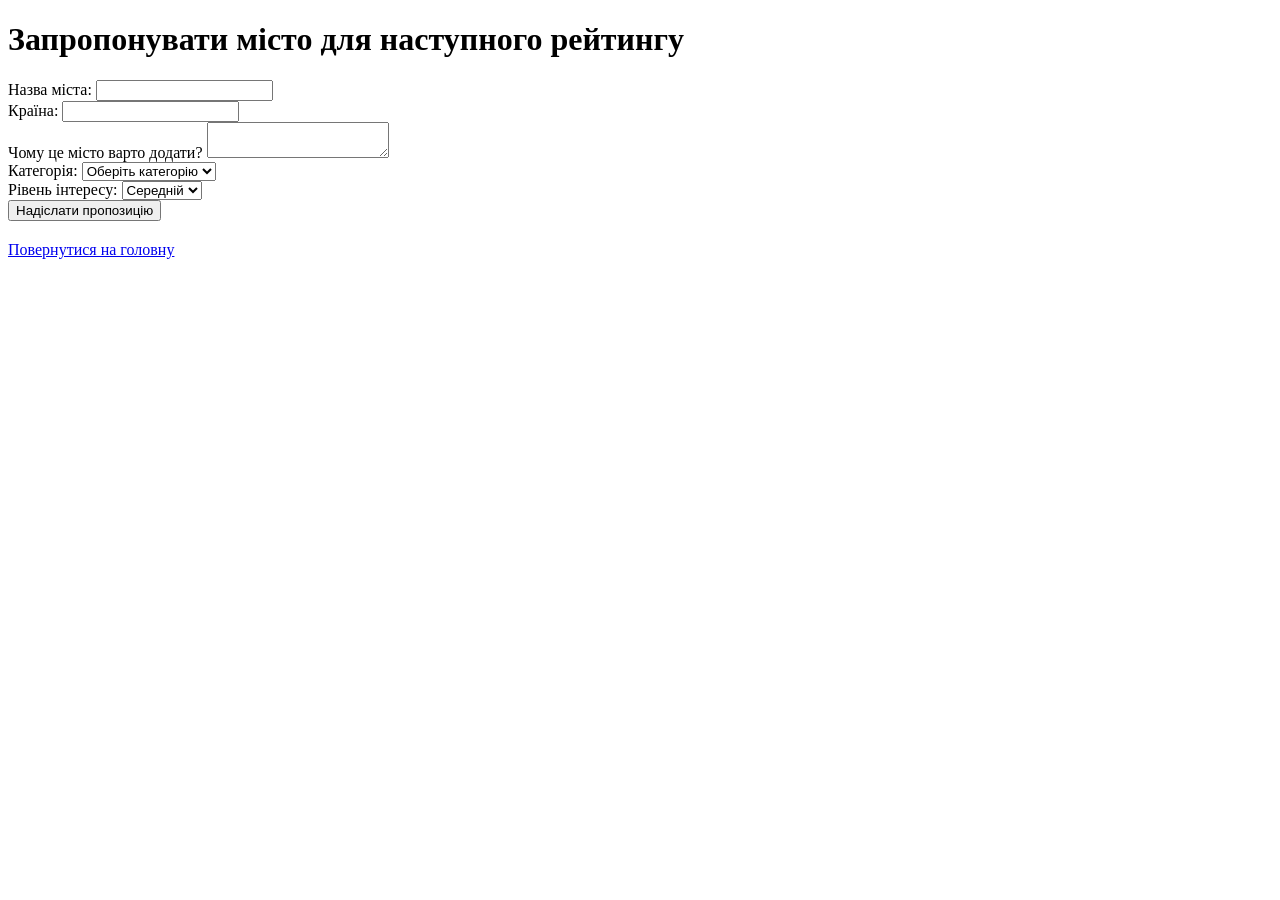
<file: 1_laba/form.html>
<!DOCTYPE html>
<html lang="uk">
  <head>
    <meta charset="UTF-8" />
    <meta name="viewport" content="width=device-width, initial-scale=1.0" />
    <title>Запропонувати місто</title>
  </head>
  <body>
    <div class="container">
      <h1>Запропонувати місто для наступного рейтингу</h1>
      <form>
        <div>
          <label for="city">Назва міста:</label>
          <input type="text" id="city" name="city" required />
        </div>

        <div>
          <label for="country">Країна:</label>
          <input type="text" id="country" name="country" required />
        </div>

        <div>
          <label for="reason">Чому це місто варто додати?</label>
          <textarea id="reason" name="reason" required></textarea>
        </div>

        <div>
          <label for="category">Категорія:</label>
          <select id="category" name="category" required>
            <option value="">Оберіть категорію</option>
            <option value="history">Історія</option>
            <option value="culture">Культура</option>
            <option value="food">Кухня</option>
            <option value="nature">Природа</option>
          </select>
        </div>

        <div>
          <label for="rating">Рівень інтересу:</label>
          <select id="rating" name="rating">
            <option value="low">Низький</option>
            <option value="medium" selected>Середній</option>
            <option value="high">Високий</option>
          </select>
        </div>

        <button type="submit">Надіслати пропозицію</button>
      </form>

      <p style="margin-top: 20px;"><a href="index.html">Повернутися на головну</a></p>
    </div>
  </body>
</html>
</file>
<file: 2_laba/css/style.css>
* {
  box-sizing: border-box;
}

body {
  margin: 0;
  font-family: Arial, sans-serif;
  background-color: #edf3f7;
  color: #1f2937;
  line-height: 1.6;
}

img {
  display: block;
  max-width: 100%;
}

h1,
h2,
h3,
p,
ul {
  margin-top: 0;
}

h1,
h2,
h3 {
  line-height: 1.2;
}

.container {
  width: 92%;
  max-width: 1200px;
  margin: 0 auto;
}

.site-header {
  padding: 22px 0;
  background-color: #0f766e;
  color: #ffffff;
}

.header-row,
.brand,
.nav-list,
.footer-content {
  display: flex;
  align-items: center;
}

.header-row,
.footer-content {
  justify-content: space-between;
  gap: 16px;
  flex-wrap: wrap;
}

.brand {
  gap: 16px;
}

.brand img {
  width: 64px;
  height: 64px;
  padding: 8px;
  border-radius: 50%;
  background-color: #ffffff;
}

.brand h1 {
  margin-bottom: 0;
  font-size: 32px;
}

.tagline {
  margin: 4px 0 0;
}

.nav-list {
  gap: 18px;
  flex-wrap: wrap;
}

.nav-list a {
  color: #ffffff;
  font-weight: bold;
  text-decoration: none;
}

.page-grid {
  display: flex;
  align-items: flex-start;
  gap: 28px;
  padding: 32px 0 60px;
}

.content {
  display: flex;
  flex: 2;
  flex-direction: column;
  gap: 26px;
  min-width: 0;
}

section,
article,
aside {
  padding: 22px;
  border: 1px solid #dfe7ee;
  border-radius: 12px;
  background-color: #ffffff;
}

h2 {
  color: #0f766e;
}

.monitor-grid,
.direction-grid {
  display: flex;
  gap: 16px;
  flex-wrap: wrap;
  margin-top: 18px;
}

.stat-card {
  width: 190px;
  min-height: 135px;
  padding: 18px 16px;
  border-left: 5px solid #0f766e;
  border-radius: 8px;
  background-color: #edfdfd;
}

.stat-label,
.stat-value {
  display: block;
}

.stat-label {
  color: #586573;
  font-size: 14px;
}

.stat-value {
  margin-top: 12px;
  color: #115e59;
  font-size: 32px;
}

.direction-card {
  flex: 1 1 220px;
  border-left: 5px solid #16a34a;
  background-color: #f0fdf4;
}

.warning-box {
  position: relative;
  flex: 1;
  background-color: #fff7ed;
  border-color: #fed7aa;
  border-left: 5px solid #f59e0b;
}

.warning-badge {
  position: absolute;
  top: 16px;
  right: 18px;
  width: 14px;
  height: 14px;
  border-radius: 50%;
  background-color: #f59e0b;
}

.warning-list {
  padding-left: 20px;
  margin-bottom: 0;
}

.table-wrap {
  overflow-x: auto;
}

.measurements-table {
  width: 100%;
  margin-top: 12px;
  border-collapse: collapse;
}

.measurements-table th,
.measurements-table td {
  padding: 10px 12px;
  border-bottom: 1px solid #dfe7ee;
  text-align: left;
}

.status-tag {
  display: inline-block;
  padding: 5px 9px;
  border-radius: 12px;
  font-size: 13px;
  font-weight: bold;
}

.status-tag[data-status="normal"] {
  background-color: #dcfce7;
  color: #166534;
}

.status-tag[data-status="warning"] {
  background-color: #fef3c7;
  color: #92400e;
}

.status-tag[data-status="alert"] {
  background-color: #fee2e2;
  color: #991b1b;
}

.order-form {
  display: flex;
  flex-direction: column;
  gap: 14px;
}

.order-form label {
  display: block;
  margin-bottom: 8px;
  font-weight: bold;
}

.order-form input,
.order-form select,
.order-form textarea {
  width: 100%;
  padding: 10px;
  border: 1px solid #dfe7ee;
  border-radius: 6px;
  font-size: 16px;
}

.order-form textarea {
  min-height: 120px;
  resize: vertical;
}

.order-form button {
  padding: 12px;
  border: 0;
  border-radius: 6px;
  background-color: #0f766e;
  color: #ffffff;
  font-size: 16px;
  font-weight: bold;
  cursor: pointer;
}

.site-footer {
  padding: 22px 0;
  background-color: #111827;
  color: #ffffff;
}

.footer-contact {
  color: #dbeafe;
}

@media (max-width: 700px) {
  .page-grid {
    flex-direction: column;
  }

  .content,
  .warning-box {
    width: 100%;
  }

  .header-row {
    align-items: flex-start;
    flex-direction: column;
  }
}
</file>
<file: 3_laba/css/main.css>
* {
  box-sizing: border-box;
}

body {
  margin: 0;
  font-family: Arial, sans-serif;
  background-color: #edf3f7;
  color: #1f2937;
  line-height: 1.6;
}

img {
  display: block;
  max-width: 100%;
}

a {
  color: #0f766e;
}

button {
  font: inherit;
}

h1,
h2,
h3,
p,
ul {
  margin-top: 0;
}

h1,
h2,
h3 {
  line-height: 1.2;
}

h2 {
  color: #0f766e;
}

.container {
  width: 92%;
  max-width: 1200px;
  margin: 0 auto;
}

.site-header {
  padding: 22px 0;
  background-color: #0f766e;
  color: #ffffff;
}

.header-row {
  display: flex;
  align-items: flex-start;
  justify-content: space-between;
  gap: 16px;
  flex-wrap: wrap;
  flex-direction: column;
}

.brand {
  display: flex;
  align-items: center;
  justify-content: flex-start;
  gap: 16px;
  flex-wrap: nowrap;
  flex-direction: row;
  min-width: 0;
}

.brand > div {
  min-width: 0;
}

.brand img {
  width: 64px;
  height: 64px;
  padding: 8px;
  border-radius: 50%;
  background-color: #ffffff;
}

.brand h1 {
  margin-bottom: 0;
  font-size: 32px;
  overflow-wrap: anywhere;
}

.tagline {
  margin: 4px 0 0;
  overflow-wrap: anywhere;
}

.page-grid {
  display: flex;
  align-items: flex-start;
  justify-content: flex-start;
  gap: 28px;
  flex-wrap: nowrap;
  flex-direction: column;
  padding: 32px 0 60px;
}

.content {
  display: flex;
  align-items: stretch;
  justify-content: flex-start;
  gap: 24px;
  flex-wrap: nowrap;
  flex-direction: column;
  width: 100%;
  min-width: 0;
}

.hero {
  display: grid;
  grid-template-columns: 1fr;
  align-items: center;
  gap: 24px;
}

.hero h2 {
  margin: 0 0 16px;
  font-size: clamp(1.8rem, 6vw, 3.2rem);
}

.hero__image img {
  width: 100%;
  max-height: 360px;
  object-fit: cover;
}

@media (max-width: 767px) {
  .hero {
    grid-template-columns: 1fr;
  }
}
.footer-content {
  display: flex;
  align-items: flex-start;
  justify-content: flex-start;
  gap: 24px;
  flex-wrap: nowrap;
  flex-direction: column;
}

.site-footer {
  padding: 22px 0;
  background-color: #111827;
  color: #ffffff;
}

@media (min-width: 768px) {
  .header-row {
    align-items: center;
    flex-direction: row;
  }
  .hero {
    grid-template-columns: 1.1fr 0.9fr;
  }
  .footer-content {
    align-items: center;
    flex-direction: row;
    justify-content: space-between;
  }
}
@media (min-width: 1024px) {
  .page-grid {
    flex-direction: row;
  }
  .content {
    width: auto;
    flex: 2;
  }
  .page-grid > .warning-box {
    width: auto;
    flex: 1;
  }
}
nav {
  width: 100%;
}

.nav-list {
  display: flex;
  align-items: flex-start;
  justify-content: flex-start;
  gap: 12px;
  flex-wrap: nowrap;
  flex-direction: column;
}
.nav-list a {
  max-width: 100%;
  overflow-wrap: anywhere;
  color: #ffffff;
  font-weight: bold;
  text-decoration: none;
}

.footer-contact {
  color: #dbeafe;
  overflow-wrap: anywhere;
}

.footer-nav {
  display: flex;
  align-items: flex-start;
  justify-content: flex-start;
  gap: 12px;
  flex-wrap: nowrap;
  flex-direction: column;
}
.footer-nav a {
  color: #ffffff;
  text-decoration: none;
}

.button {
  display: flex;
  align-items: center;
  justify-content: center;
  width: fit-content;
  max-width: 100%;
  min-height: 44px;
  padding: 12px 16px;
  border-radius: 8px;
  background-color: #0f766e;
  color: #ffffff;
  font-weight: bold;
  text-align: center;
  text-decoration: none;
}

section,
article,
aside {
  padding: 22px;
  border: 1px solid #dfe7ee;
  border-radius: 12px;
  background-color: #ffffff;
}

.monitor-grid,
.direction-grid {
  display: grid;
  grid-template-columns: 1fr;
  gap: 16px;
  margin-top: 18px;
}

.stat-card {
  width: 100%;
  min-width: 0;
  min-height: 135px;
  padding: 24px 16px;
  border-left: 5px solid #0f766e;
  border-radius: 8px;
  background-color: #edfdfd;
}

.stat-label,
.stat-value {
  display: block;
}

.stat-label {
  color: #586573;
  font-size: 14px;
}

.stat-value {
  margin-top: 12px;
  color: #115e59;
  font-size: 32px;
}

.direction-card {
  flex: 1 1 220px;
  border-left: 5px solid #16a34a;
  background-color: #f0fdf4;
}

.warning-box {
  position: relative;
  width: 100%;
  padding: 16px;
  border: 1px solid #fed7aa;
  border-radius: 12px;
  background-color: #fff7ed;
}

.page-grid > .warning-box {
  flex: 1;
}

.warning-badge {
  position: absolute;
  top: 16px;
  right: 18px;
  width: 14px;
  height: 14px;
  border-radius: 50%;
  background-color: #f59e0b;
}

.warning-list {
  padding-left: 24px;
  margin-bottom: 0;
}

.table-wrap {
  overflow-x: auto;
}

.measurements-table {
  width: 100%;
  min-width: 640px;
  margin-top: 12px;
  border-collapse: collapse;
}

.measurements-table th,
.measurements-table td {
  padding: 12px 16px;
  border-bottom: 1px solid #dfe7ee;
  text-align: left;
}

.status-tag {
  display: inline-block;
  padding: 5px 9px;
  border-radius: 12px;
  font-size: 13px;
  font-weight: bold;
}

.status-tag[data-status=normal] {
  background-color: #dcfce7;
  color: #166534;
}

.status-tag[data-status=warning] {
  background-color: #fef3c7;
  color: #92400e;
}

.status-tag[data-status=alert] {
  background-color: #fee2e2;
  color: #991b1b;
}

.order-form {
  display: grid;
  grid-template-columns: 1fr;
  gap: 16px;
}

.form__fields {
  display: grid;
  grid-template-columns: 1fr;
  gap: 16px;
  min-width: 0;
}

.form__fields > div,
.form__description {
  min-width: 0;
}

.order-form label {
  display: block;
  margin-bottom: 8px;
  font-weight: bold;
}

.order-form input,
.order-form select,
.order-form textarea {
  width: 100%;
  max-width: 100%;
  min-width: 0;
  padding: 12px;
  border: 1px solid #dfe7ee;
  border-radius: 6px;
  font-size: 16px;
}

.order-form textarea {
  display: block;
  min-height: 120px;
  margin-bottom: 16px;
  resize: vertical;
}

.order-form button {
  max-width: 100%;
  padding: 12px;
  border: 0;
  border-radius: 6px;
  background-color: #0f766e;
  color: #ffffff;
  font-size: 16px;
  font-weight: bold;
  cursor: pointer;
}

@media (min-width: 768px) {
  nav {
    width: auto;
  }
  .nav-list,
  .footer-nav {
    flex-direction: row;
    flex-wrap: wrap;
  }
  .monitor-grid,
  .direction-grid {
    grid-template-columns: repeat(2, minmax(0, 1fr));
  }
  .form__fields {
    grid-template-columns: repeat(2, minmax(0, 1fr));
  }
  .form__description {
    grid-column: 1/-1;
  }
}
@media (min-width: 1024px) {
  .monitor-grid {
    grid-template-columns: repeat(5, minmax(0, 1fr));
  }
  .direction-grid {
    grid-template-columns: repeat(4, minmax(0, 1fr));
  }
  .order-form {
    grid-template-columns: 2fr 1fr;
    align-items: start;
  }
  .form__description {
    grid-column: auto;
  }
}
</file>
